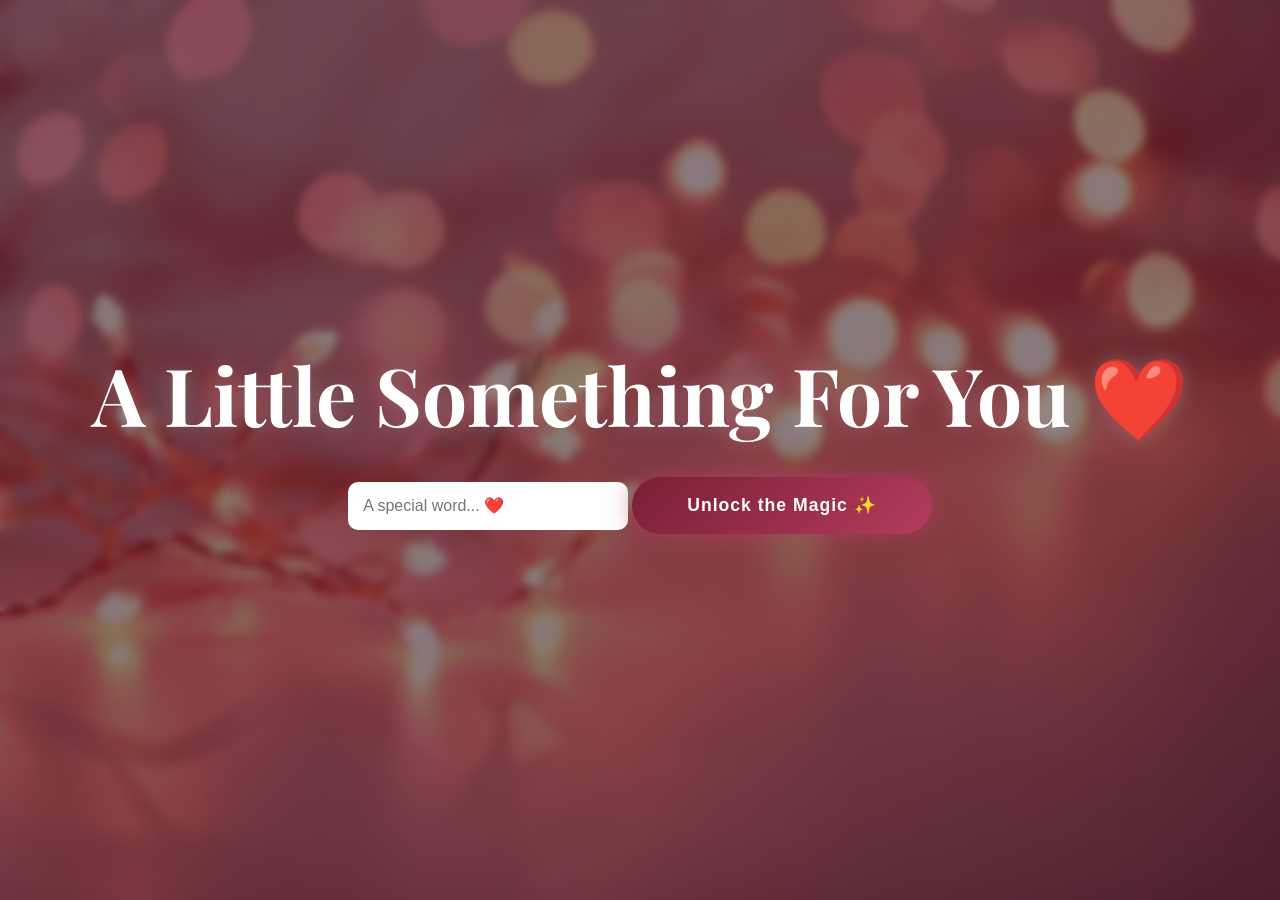
<file: index.html>
<!DOCTYPE html>
<html lang="en">
<head>
  <meta charset="UTF-8" />
  <meta name="viewport" content="width=device-width, initial-scale=1.0"/>
  <title>Birthday Surprise</title>

  <link rel="stylesheet" href="style.css">

  <link href="https://fonts.googleapis.com/css2?family=Playfair+Display:wght@600&family=Poppins:wght@300;400;500&display=swap" rel="stylesheet">
</head>
<body>

<div class="container">

  <div class="overlay"></div>

  <div class="content">
    <h1>A Little Something For You ❤️</h1>

   <input type="password" id="password" placeholder="A special word... ❤️">

    <button onclick="checkPassword()">Unlock the Magic ✨</button>

    <p id="message"></p>
  </div>

</div>

<script src="script.js"></script>
</body>
</html>
</file>
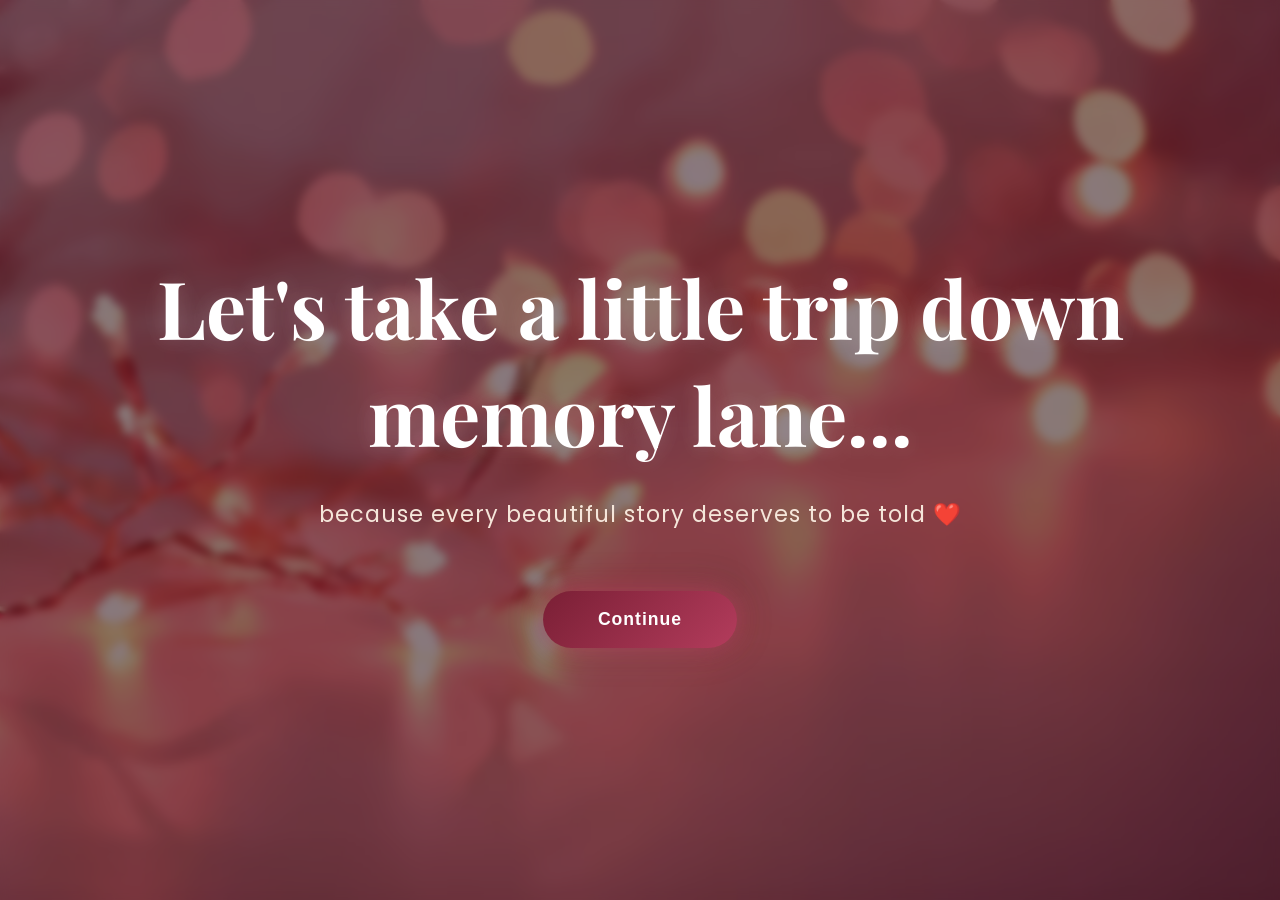
<file: page2.html>
<!DOCTYPE html>
<html lang="en">
<head>
  <meta charset="UTF-8">
  <meta name="viewport" content="width=device-width, initial-scale=1.0">

  <title>For You ❤️</title>

  <link rel="stylesheet" href="style.css">

  <link href="https://fonts.googleapis.com/css2?family=Playfair+Display:wght@600&family=Poppins:wght@300;400;500&display=swap" rel="stylesheet">

</head>
<body class="page2">



<div class="hearts"></div>

<div class="container">

  <div class="overlay"></div>

  <div class="content fade">

    <h1 class="typing">
     Let's take a little trip down memory lane...
    </h1>

    <p class="subtitle">
     because every beautiful story deserves to be told ❤️
    </p>

    <a href="page3.html">
      <button class="glow-btn">Continue</button>
    </a>

  </div>

</div>
<audio id="bgMusic" loop>
    <source src="music.mp3" type="audio/mpeg">
</audio>
<script src="script.js"></script>

</body>
</html>
</file>
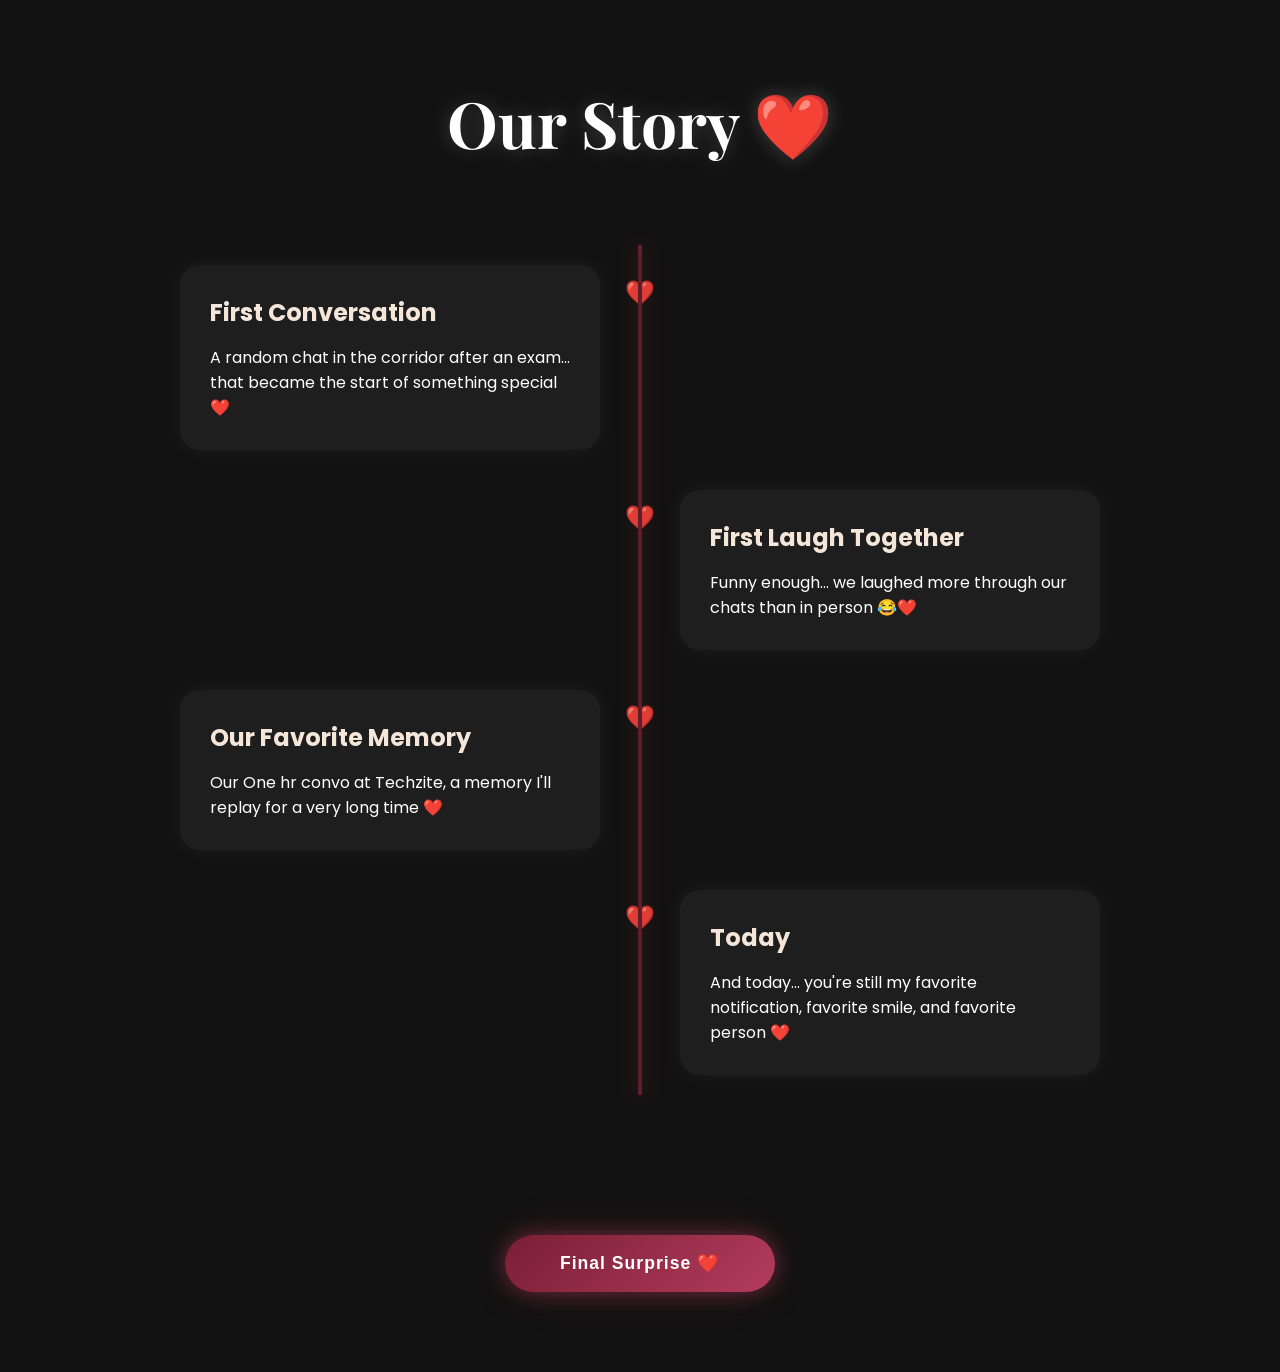
<file: page3.html>
<!DOCTYPE html>
<html lang="en">
<head>
  <meta charset="UTF-8">
  <meta name="viewport" content="width=device-width, initial-scale=1.0">

  <title>Our Story ❤️</title>

  <link rel="stylesheet" href="style.css">

  <link href="https://fonts.googleapis.com/css2?family=Playfair+Display:wght@600&family=Poppins:wght@300;400;500&display=swap" rel="stylesheet">

</head>
<body class="timeline-page">

<div class="timeline-container">

  <h1 class="timeline-title">
    Our Story ❤️
  </h1>

  <div class="timeline">

    <div class="memory left">
      <div class="memory-content">
        <h2>First Conversation</h2>
        <p>
         A random chat in the corridor after an exam...
that became the start of something special ❤️
        </p>
      </div>
    </div>

    <div class="memory right">
      <div class="memory-content">
        <h2>First Laugh Together</h2>
        <p>
         Funny enough...
we laughed more through our chats than in person 😂❤️
        </p>
      </div>
    </div>

    <div class="memory left">
      <div class="memory-content">
        <h2>Our Favorite Memory</h2>
        <p>
         Our One hr convo at Techzite,
a memory I'll replay for a very long time ❤️
        </p>
      </div>
    </div>

    <div class="memory right">
      <div class="memory-content">
        <h2>Today</h2>
        <p>
          And today...
you're still my favorite notification, favorite smile, and favorite person ❤️
        </p>
      </div>
    </div>

  </div>

  <div class="next-btn">
    <a href="page4.html">
      <button class="glow-btn">
        Final Surprise ❤️
      </button>
    </a>
  </div>

</div>
<audio id="bgMusic" loop>
    <source src="music.mp3" type="audio/mpeg">
</audio>
<script src="script.js"></script>

</body>
</html>
</file>
<file: style.css>
*{
  margin:0;
  padding:0;
  box-sizing:border-box;
}

body{
  min-height:100vh;
  font-family:'Poppins',sans-serif;
  background:url("fairy lights.avif") center center/cover no-repeat fixed;
}
.subtitle{
  margin-top:20px;
  font-size:1.4rem;
  letter-spacing:1px;
  color:#F5E6DA;
}
.container{
  width:100%;
  height:100vh;
  position:relative;
  display:flex;
  justify-content:center;
  align-items:center;
}
#message{
  margin-top:15px;
  color:#ffdede;
  line-height:1.8;
  font-size:1rem;
}

#message small{
  color:#ffcad4;
  font-style:italic;
}
.overlay{
  position:absolute;
  width:100%;
  height:100%;
  background:rgba(40,10,20,0.55);
  backdrop-filter:blur(4px);
}
.content{
  position:relative;
  z-index:2;
  text-align:center;
  color:white;
  padding:60px;
}

h1{
  font-size:5rem;
  font-family:'Playfair Display',serif;
  text-shadow:
  0 0 20px rgba(255,255,255,0.2);
  margin-bottom:30px;
}

input{
  padding:15px;
  width:280px;
  border:none;
  border-radius:10px;
  outline:none;
  margin-bottom:20px;
  font-size:1rem;
}

button{
  padding:18px 55px;
  border:none;
  border-radius:50px;
  background:linear-gradient(
    135deg,
    #7A1F35,
    #B33C5C
  );
  color:white;
  font-size:1.1rem;
  font-weight:600;
  letter-spacing:1px;
  cursor:pointer;
  transition:all 0.4s ease;
  box-shadow:
    0 0 20px rgba(179,60,92,0.5),
    0 0 40px rgba(179,60,92,0.2);
}

button:hover{
  transform:translateY(-3px) scale(1.05);

  box-shadow:
    0 0 30px rgba(255,105,180,0.8),
    0 0 60px rgba(255,105,180,0.3);
}

#message{
  margin-top:10px;
  color:#ffdede;
}
.timeline-page{
  background:#121212;
  color:white;
  overflow-x:hidden;
}

.timeline-container{
  width:100%;
  min-height:100vh;
  padding:80px 20px;
}
.glow-btn{
    margin-top:60px;
}
.timeline-title{
  text-align:center;
  font-size:4rem;
  margin-bottom:80px;
  font-family:'Playfair Display',serif;
}

.timeline{
  position:relative;
  max-width:1000px;
  margin:auto;
}

.timeline::after{
  content:'';
  position:absolute;
  width:4px;
  background:#5E1F29;
  top:0;
  bottom:0;
  left:50%;
  margin-left:-2px;
  box-shadow:0 0 20px #5E1F29;
}

.memory{
  padding:20px 40px;
  position:relative;
  width:50%;
  animation:fadeUp 1s ease;
}

.memory.left{
  left:0;
}

.memory.right{
  left:50%;
}

.memory-content{
  background:#1e1e1e;
  padding:30px;
  border-radius:20px;
  box-shadow:0 0 20px rgba(255,255,255,0.05);
  transition:0.4s;
}

.memory-content:hover{
  transform:translateY(-10px);
}

.memory-content h2{
  margin-bottom:15px;
  color:#F5E6DA;
}

.memory::after{
  content:'❤️';
  position:absolute;
  top:30px;
  right:-15px;
  font-size:1.5rem;
}

.memory.right::after{
  left:-15px;
}

.next-btn{
  margin-top:80px;
  text-align:center;
}

@keyframes fadeUp{
  from{
    opacity:0;
    transform:translateY(50px);
  }

  to{
    opacity:1;
    transform:translateY(0);
  }
}
.final-page{
  background:
  radial-gradient(circle at top,#5E1F29,#121212);
  color:white;
  overflow-x:hidden;
}

.final-container{
  min-height:100vh;
  display:flex;
  flex-direction:column;
  justify-content:center;
  align-items:center;
  text-align:center;
  padding:80px 20px;
}

.birthday-title{
  font-size:5rem;
  font-family:'Playfair Display',serif;
  animation:glow 2s ease-in-out infinite alternate;
}

@keyframes glow{
  from{
    text-shadow:0 0 10px #fff;
  }
  to{
    text-shadow:
    0 0 20px #ff4d6d,
    0 0 40px #ff4d6d;
  }
}

.birthday-message{
  max-width:650px;
  margin:25px auto;
  font-size:1.15rem;
  line-height:1.8;
  color:#F5E6DA;
}



.secret-btn{
  margin-top:35px;
  padding:15px 45px;
  border:none;
  border-radius:40px;
  background:#5E1F29;
  color:white;
  font-size:1rem;
  cursor:pointer;
  transition:0.4s;
}

.secret-btn:hover{
  transform:scale(1.08);
}

#secret-message{
  margin-top:30px;
  font-size:1.3rem;
  opacity:0;
  transition:1s;
  color:#ffd6e0;
}
.single-photo{
    width:300px;
    background:white;
    padding:12px;
    border-radius:12px;
    margin:35px auto;
    transform:rotate(-1deg);
    box-shadow:0 12px 30px rgba(0,0,0,0.35);
}

.single-photo img{
    width:100%;
    height:360px;
    object-fit:cover;
    border-radius:6px;
    display:block;
}
@media(max-width:768px){

  h1{
    font-size:2.5rem;
  }

  .timeline::after{
    left:20px;
  }

  .memory{
    width:100%;
    left:0 !important;
    padding-left:60px;
    padding-right:20px;
  }

  .memory::after{
    left:8px !important;
  }

  .single-photo{
    width:250px;
  }

  .single-photo img{
    height:300px;
  }

}
.typing{
  text-shadow:
    0 0 20px rgba(255,255,255,0.15),
    0 0 40px rgba(255,255,255,0.08);
}
</file>
